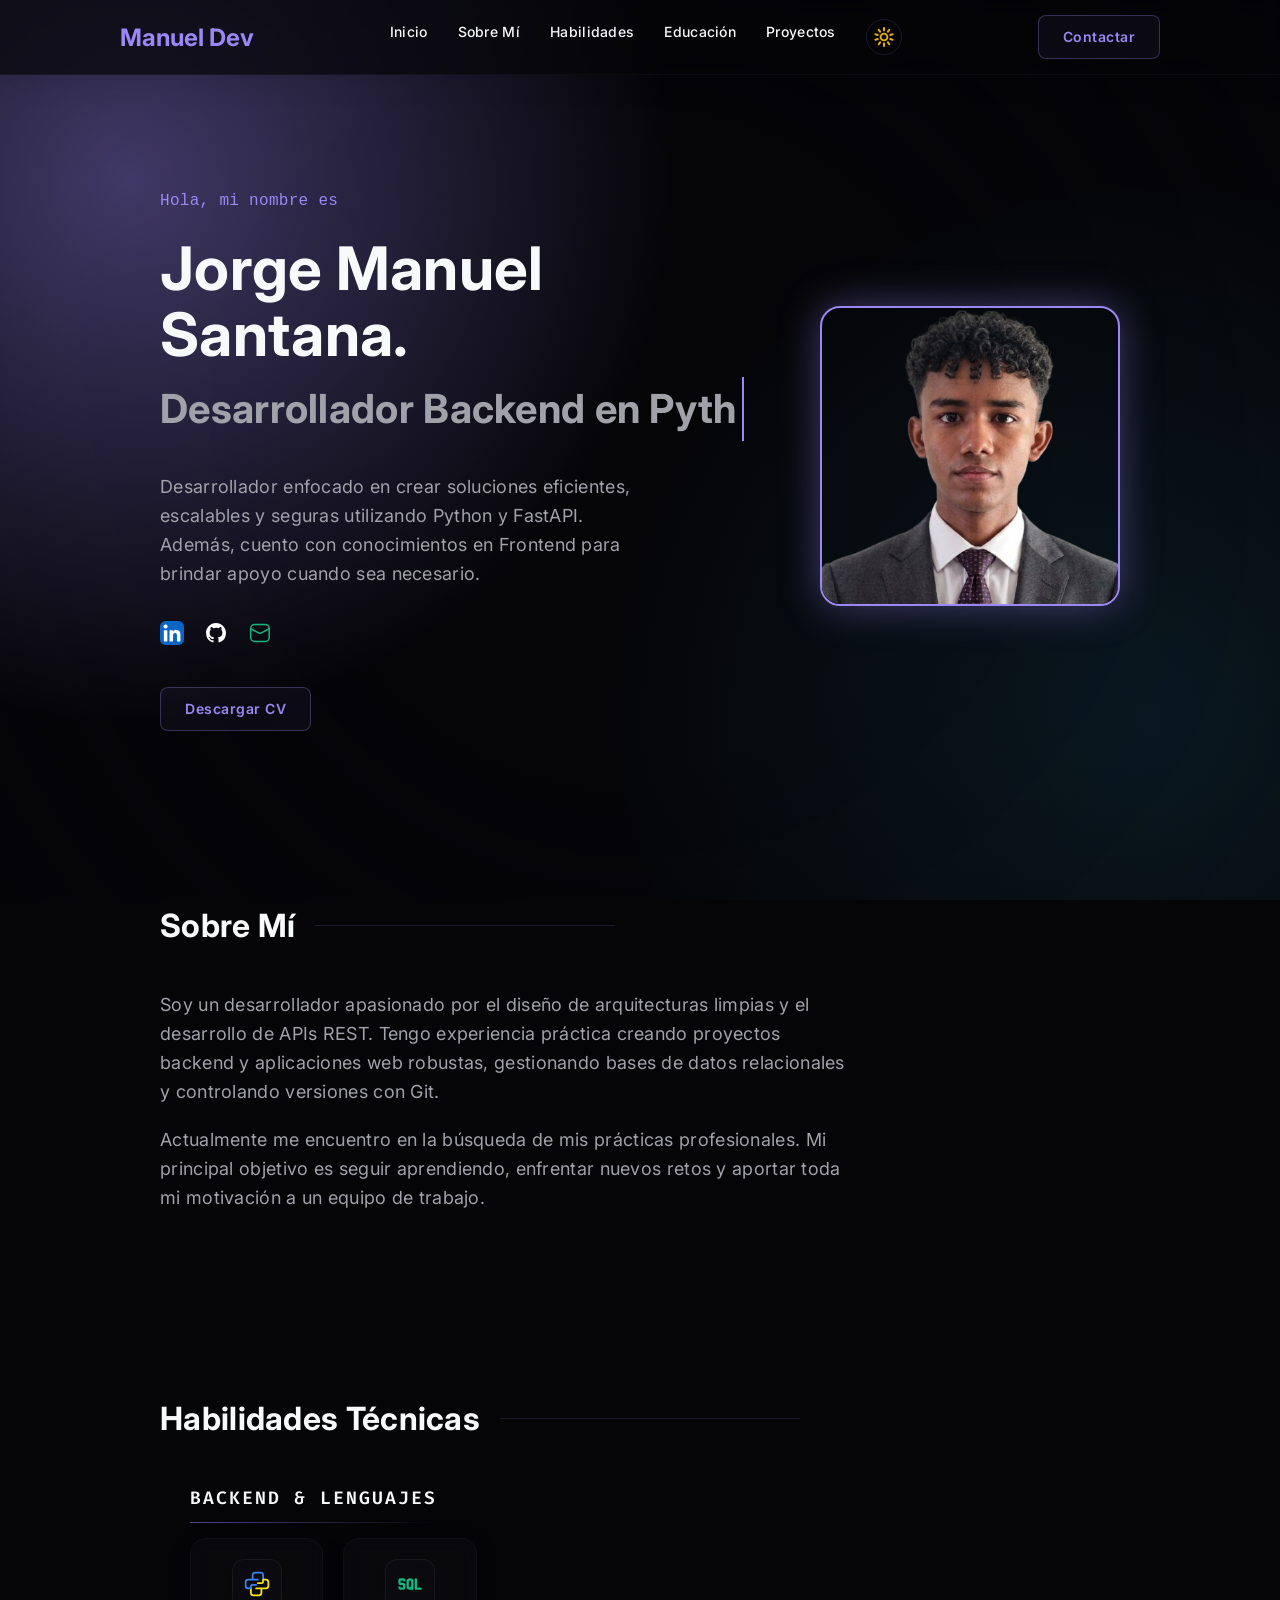
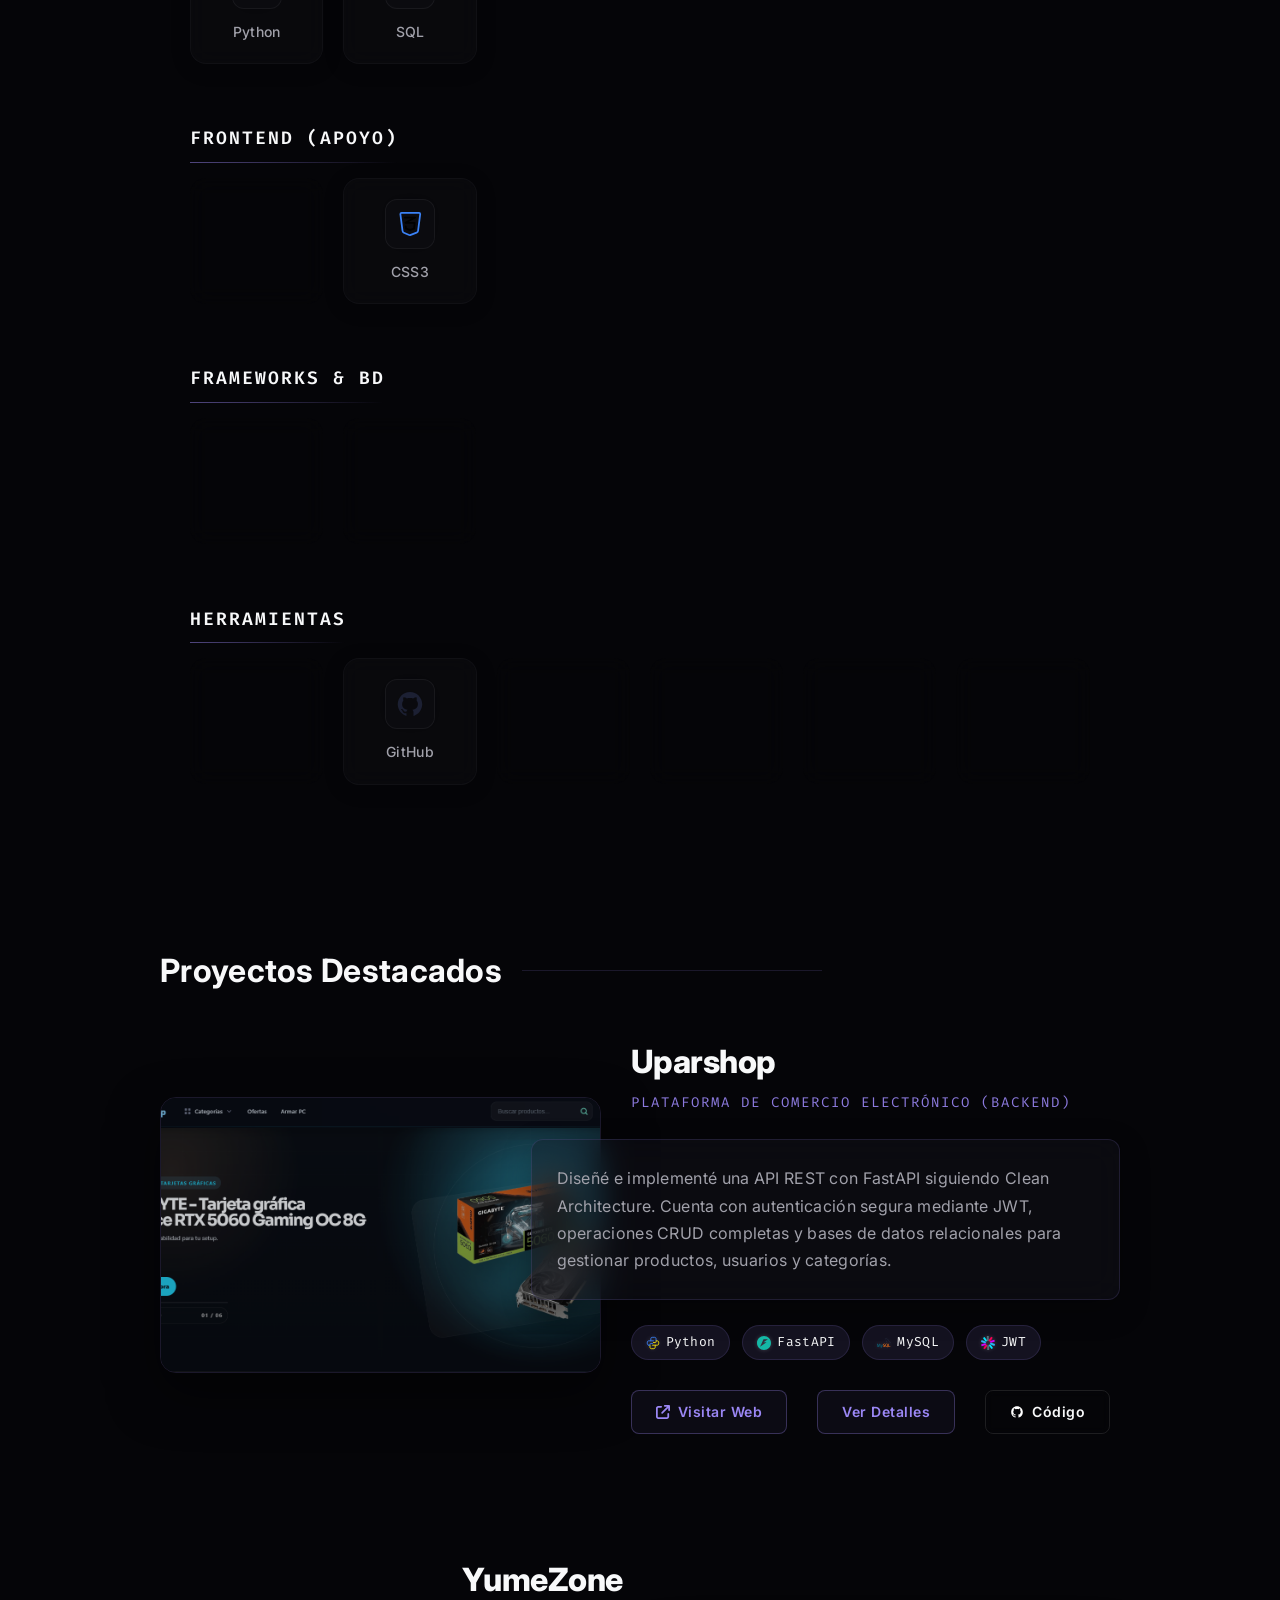
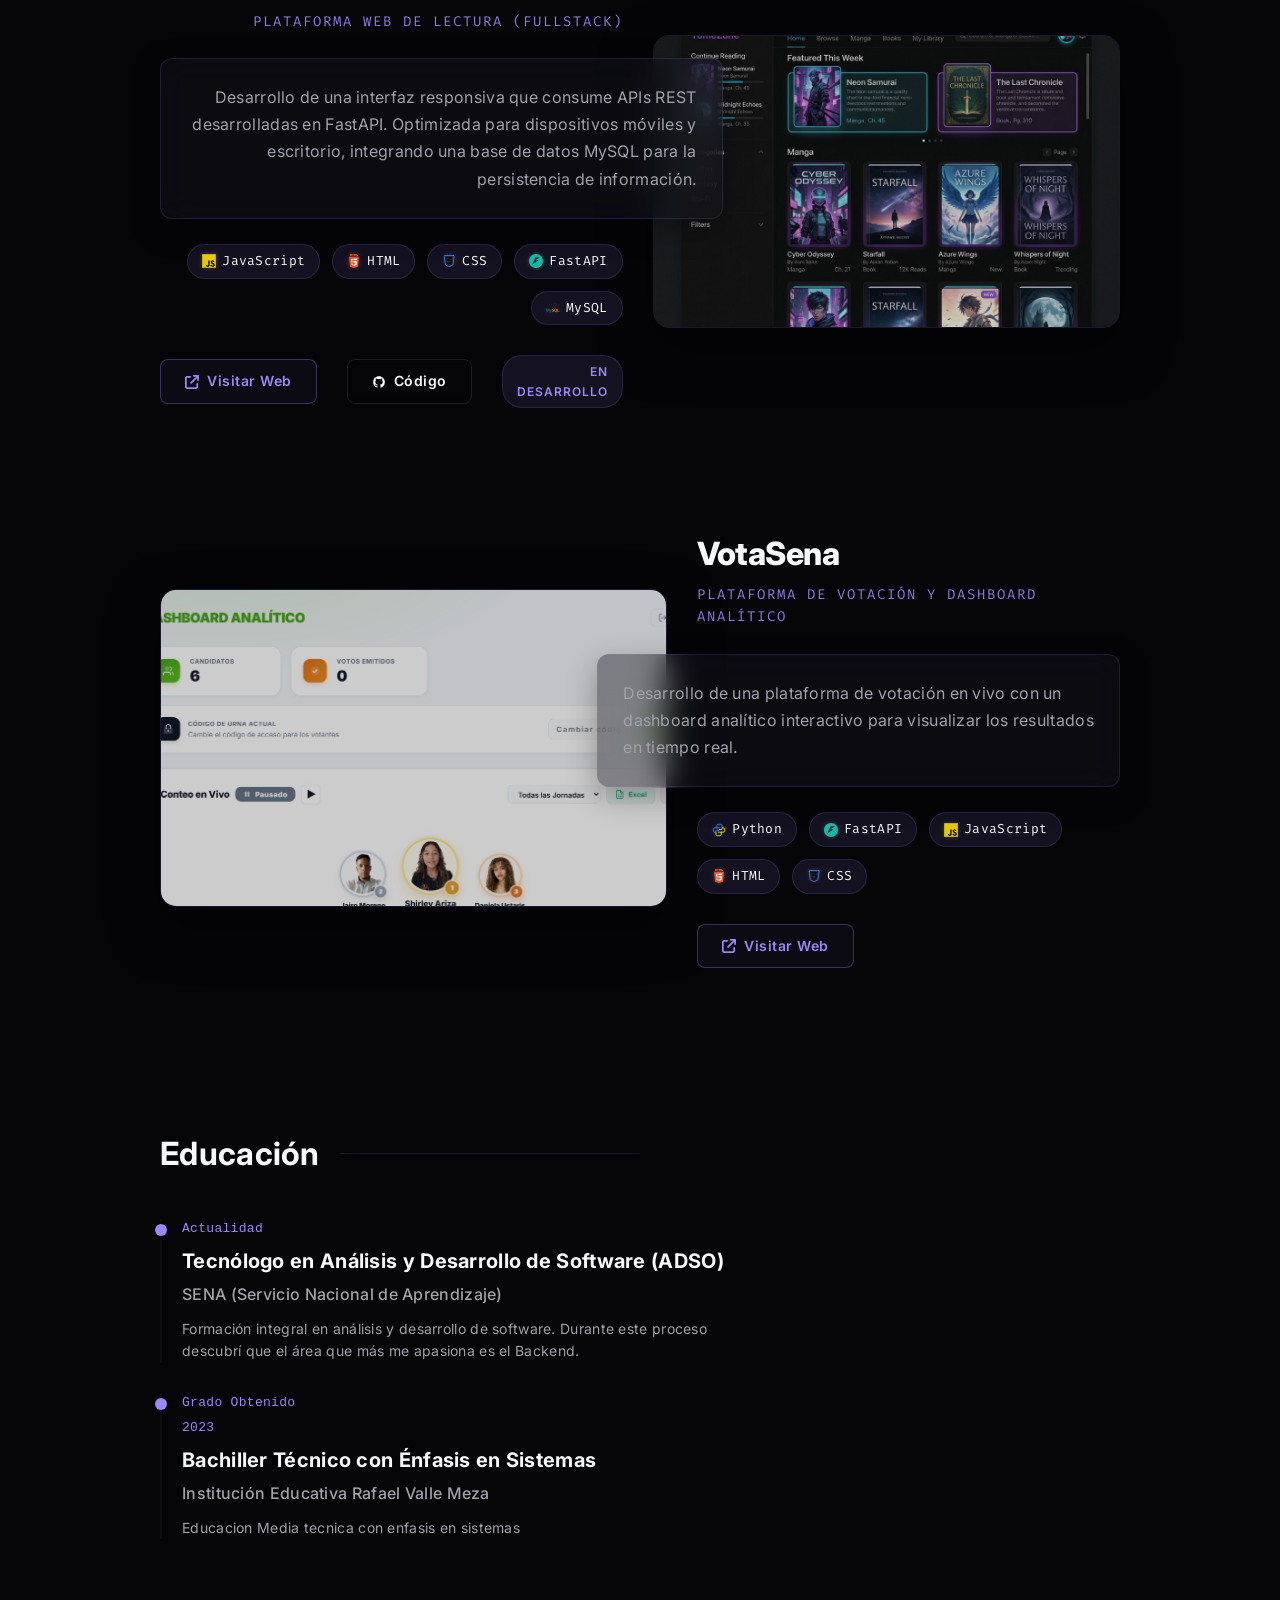
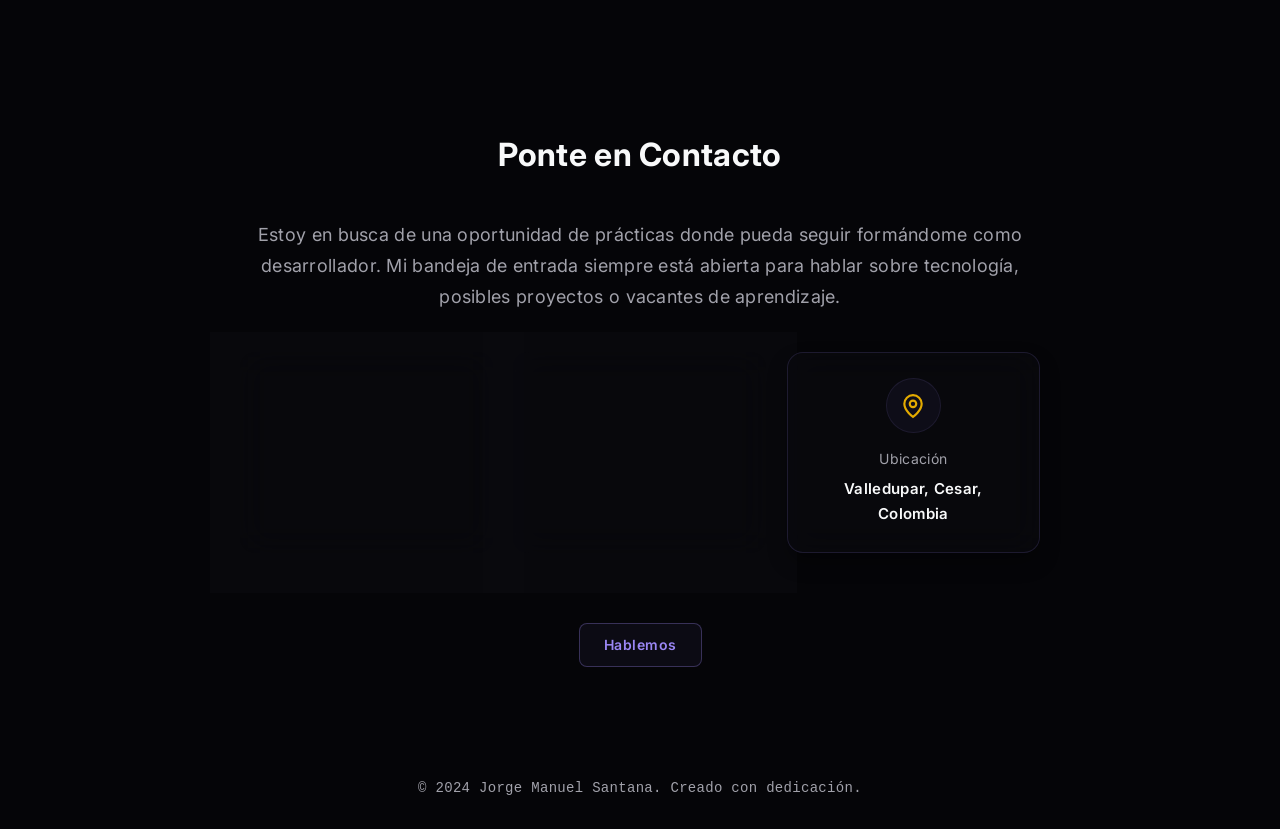
<file: index.html>
<!DOCTYPE html>
<html lang="es">
<!-- Intenté centrar un <div> una vez... por eso descubrí que me gusta más el Backend. ala vrg me voy para cocina mejor jaaaa -->

<head>
    <meta charset="UTF-8">
    <meta name="viewport" content="width=device-width, initial-scale=1.0">
    <title>Manuel Dev | Portafolio</title>

    <!-- Open Graph / Redes Sociales -->
    <meta property="og:type" content="website">
    <meta property="og:url" content="https://manueldev.tech/">
    <meta property="og:title" content="Manuel Dev | Desarrollador Backend en Python">
    <meta property="og:description"
        content="Portafolio de Jorge Manuel Santana, Desarrollador Backend en Python, con conocimientos en Frontend para apoyar.">
    <meta property="og:image" content="https://manueldev.tech/img/photo/perfil.png">

    <!-- Twitter -->
    <meta name="twitter:card" content="summary_large_image">
    <meta name="twitter:url" content="https://manueldev.tech/">
    <meta name="twitter:title" content="Manuel Dev | Desarrollador Backend en Python">
    <meta name="twitter:description"
        content="Portafolio de Jorge Manuel Santana, Desarrollador Backend en Python, con conocimientos en Frontend para apoyar.">
    <meta name="twitter:image" content="https://manueldev.tech/img/photo/perfil.png">
    <link rel="icon" type="image/png" href="img/icon/favicon.png">
    <link rel="preconnect" href="https://fonts.googleapis.com">
    <link rel="preconnect" href="https://fonts.gstatic.com" crossorigin>
    <link
        href="https://fonts.googleapis.com/css2?family=Inter:wght@300;400;500;600;700;800&family=Outfit:wght@300;400;500;700;800&family=Fira+Code:wght@400;500&display=swap"
        rel="stylesheet">
    <link rel="stylesheet" href="css/base.css">
    <link rel="stylesheet" href="css/layout.css">
    <link rel="stylesheet" href="css/components.css">
    <link rel="stylesheet" href="css/responsive.css">
    <script>
        if (localStorage.getItem('theme') === 'light') {
            document.documentElement.classList.add('light-mode');
        }
    </script>
</head>

<body>
    <div class="background-effect"></div>
    <div id="navbar-placeholder" data-path=""></div>

    <main>
        <!-- Hero Section -->
        <section class="hero" id="home">
            <div class="hero-content hidden">
                <p class="greeting">Hola, mi nombre es</p>
                <h2 class="name">Jorge Manuel Santana.</h2>
                <h3 class="subtitle typewriter-target" data-text="Desarrollador Backend en Python">Desarrollador Backend
                    en Python</h3>
                <p class="hero-description">
                    Desarrollador enfocado en crear soluciones eficientes, escalables y seguras utilizando Python y
                    FastAPI.
                    Además, cuento con conocimientos en Frontend para brindar apoyo cuando sea necesario.
                </p>
                <div class="social-links">
                    <a href="https://www.linkedin.com/in/jorge-manuel-santana-blanco-90a41a412" target="_blank"><img
                            src="img/icon/dark/linkedin.svg" alt="LinkedIn" class="social-icon"></a>
                    <a href="https://github.com/joker627" target="_blank"><img src="img/icon/dark/github.svg"
                            alt="GitHub" class="social-icon"></a>
                    <a href="mailto:manuel7xs@gmail.com"><img src="img/icon/dark/envelope.svg" alt="Email"
                            class="social-icon"></a>
                </div>
                <div class="cv-download" style="margin-top: 30px;">
                    <a href="docs/CV.pdf" download class="btn-primary">Descargar CV</a>
                </div>
            </div>
            <div class="hero-image hidden">
                <img src="img/photo/perfil.png" alt="Jorge Manuel Santana" class="profile-photo" loading="lazy">
            </div>
        </section>

        <!-- Sobre Mí Section -->
        <section id="about-me" class="section">
            <h2 class="section-title hidden">Sobre Mí</h2>
            <div class="about-content hidden">
                <p>
                    Soy un desarrollador apasionado por el diseño de arquitecturas limpias y el desarrollo de APIs REST.
                    Tengo experiencia práctica creando proyectos backend y aplicaciones web robustas, gestionando bases
                    de datos relacionales y controlando versiones con Git.
                </p>
                <p>
                    Actualmente me encuentro en la búsqueda de mis prácticas profesionales. Mi principal objetivo es
                    seguir aprendiendo, enfrentar nuevos retos y aportar toda mi motivación a un equipo de trabajo.
                </p>
            </div>
        </section>

        <!-- Habilidades Section -->
        <section id="skills" class="section">
            <div class="section-header">
                <h2 class="section-title hidden">Habilidades Técnicas</h2>
            </div>

            <div class="skills-showcase">
                <!-- Backend & Lenguajes -->
                <div class="skill-category hidden">
                    <h3 class="category-title">Backend & Lenguajes</h3>
                    <div class="skill-grid">
                        <div class="skill-item">
                            <div class="skill-icon-wrapper"><img src="img/technologies/python.svg" alt="Python"></div>
                            <span class="skill-name">Python</span>
                        </div>
                        <div class="skill-item">
                            <div class="skill-icon-wrapper"><img src="img/technologies/sql.svg" alt="SQL"></div>
                            <span class="skill-name">SQL</span>
                        </div>
                    </div>
                </div>

                <!-- Frontend -->
                <div class="skill-category hidden">
                    <h3 class="category-title">Frontend (Apoyo)</h3>
                    <div class="skill-grid">
                        <div class="skill-item">
                            <div class="skill-icon-wrapper"><img src="img/technologies/html.svg" alt="HTML5"></div>
                            <span class="skill-name">HTML5</span>
                        </div>
                        <div class="skill-item">
                            <div class="skill-icon-wrapper"><img src="img/technologies/css3.svg" alt="CSS3"></div>
                            <span class="skill-name">CSS3</span>
                        </div>
                    </div>
                </div>

                <!-- Frameworks & BD -->
                <div class="skill-category hidden">
                    <h3 class="category-title">Frameworks & BD</h3>
                    <div class="skill-grid">
                        <div class="skill-item">
                            <div class="skill-icon-wrapper"><img src="img/technologies/fastapi.svg" alt="FastAPI"></div>
                            <span class="skill-name">FastAPI</span>
                        </div>
                        <div class="skill-item">
                            <div class="skill-icon-wrapper"><img src="img/technologies/mysql.svg" alt="MySQL"></div>
                            <span class="skill-name">MySQL</span>
                        </div>
                    </div>
                </div>

                <!-- Herramientas -->
                <div class="skill-category hidden">
                    <h3 class="category-title">Herramientas</h3>
                    <div class="skill-grid">
                        <div class="skill-item">
                            <div class="skill-icon-wrapper"><img src="img/technologies/git.svg" alt="Git"></div>
                            <span class="skill-name">Git</span>
                        </div>
                        <div class="skill-item">
                            <div class="skill-icon-wrapper"><img src="img/technologies/github.svg" alt="GitHub"></div>
                            <span class="skill-name">GitHub</span>
                        </div>
                        <div class="skill-item">
                            <div class="skill-icon-wrapper"><img src="img/technologies/postman.svg" alt="Postman"></div>
                            <span class="skill-name">Postman</span>
                        </div>
                        <div class="skill-item">
                            <div class="skill-icon-wrapper"><img src="img/technologies/vscode.svg" alt="VS Code"></div>
                            <span class="skill-name">VS Code</span>
                        </div>
                        <div class="skill-item">
                            <div class="skill-icon-wrapper"><img src="img/technologies/vercel.svg" alt="Vercel"></div>
                            <span class="skill-name">Vercel</span>
                        </div>
                        <div class="skill-item">
                            <div class="skill-icon-wrapper"><img src="img/technologies/figma.svg" alt="Figma"></div>
                            <span class="skill-name">Figma</span>
                        </div>
                    </div>
                </div>
            </div>
        </section>

        <!-- Proyectos Section -->
        <section id="projects" class="section">
            <h2 class="section-title hidden">Proyectos Destacados</h2>
            <div class="projects-showcase">
                <!-- Proyecto 1 -->
                <article class="project-showcase-card hidden">
                    <div class="project-image-wrapper">
                        <img src="img/proyectos/uparshop.png" alt="Vista previa de Uparshop" class="project-image">
                    </div>
                    <div class="project-content">
                        <h3>Uparshop</h3>
                        <p class="project-subtitle">Plataforma de Comercio Electrónico (Backend)</p>
                        <div class="project-desc-card">
                            <p>
                                Diseñé e implementé una API REST con FastAPI siguiendo Clean Architecture. Cuenta con
                                autenticación segura mediante JWT, operaciones CRUD completas y bases de datos
                                relacionales
                                para gestionar productos, usuarios y categorías.
                            </p>
                        </div>
                        <div class="project-tech">
                            <span><img src="img/technologies/python.svg" class="tech-icon" alt="Python">Python</span>
                            <span><img src="img/technologies/fastapi.svg" class="tech-icon" alt="FastAPI">FastAPI</span>
                            <span><img src="img/technologies/mysql.svg" class="tech-icon" alt="MySQL">MySQL</span>
                            <span><img src="img/technologies/jwt.svg" class="tech-icon" alt="JWT">JWT</span>
                        </div>
                        <div class="project-links">
                            <a href="https://uparshop.page/" target="_blank" class="btn-primary btn-small"><img
                                    src="img/icon/dark/external-link.svg" alt="Visitar Web" class="project-icon">
                                Visitar Web</a>
                            <a href="pages/uparshop.html" class="btn-primary btn-small">Ver Detalles</a>
                            <a href="https://github.com/joker627/Uparshop" target="_blank"
                                class="btn-primary btn-secondary btn-small"><img src="img/icon/dark/github.svg"
                                    alt="Código" class="project-icon"> Código</a>
                        </div>
                    </div>
                </article>

                <!-- Proyecto 2 -->
                <article class="project-showcase-card reversed hidden">
                    <div class="project-content">
                        <h3>YumeZone</h3>
                        <p class="project-subtitle">Plataforma Web de Lectura (Fullstack)</p>
                        <div class="project-desc-card">
                            <p>
                                Desarrollo de una interfaz responsiva que consume APIs REST desarrolladas en FastAPI.
                                Optimizada para dispositivos móviles y escritorio, integrando una base de datos MySQL
                                para
                                la persistencia de información.
                            </p>
                        </div>
                        <div class="project-tech">
                            <span><img src="img/technologies/javascript.svg" class="tech-icon" alt="JavaScript">JavaScript</span>
                            <span><img src="img/technologies/html.svg" class="tech-icon" alt="HTML">HTML</span>
                            <span><img src="img/technologies/css3.svg" class="tech-icon" alt="CSS">CSS</span>
                            <span><img src="img/technologies/fastapi.svg" class="tech-icon" alt="FastAPI">FastAPI</span>
                            <span><img src="img/technologies/mysql.svg" class="tech-icon" alt="MySQL">MySQL</span>
                        </div>
                        <div class="project-links">
                            <a href="https://yumezone.pages.dev/" target="_blank" class="btn-primary btn-small"><img
                                    src="img/icon/dark/external-link.svg" alt="Visitar Web" class="project-icon">
                                Visitar Web</a>
                            <a href="https://github.com/joker627/YumeZone" target="_blank"
                                class="btn-primary btn-secondary btn-small"><img src="img/icon/dark/github.svg"
                                    alt="Código" class="project-icon"> Código</a>
                            <span class="status-badge">En desarrollo</span>
                        </div>
                    </div>
                    <div class="project-image-wrapper">
                        <img src="img/proyectos/yumezone.png" alt="Vista previa de YumeZone" class="project-image">
                    </div>
                </article>

                <!-- Proyecto 3 -->
                <article class="project-showcase-card hidden">
                    <div class="project-image-wrapper">
                        <img src="img/proyectos/votasena.png" alt="Vista previa de VotaSena" class="project-image">
                    </div>
                    <div class="project-content">
                        <h3>VotaSena</h3>
                        <p class="project-subtitle">Plataforma de Votación y Dashboard Analítico</p>
                        <div class="project-desc-card">
                            <p>
                                Desarrollo de una plataforma de votación en vivo con un dashboard analítico interactivo
                                para visualizar los resultados en tiempo real.
                            </p>
                        </div>
                        <div class="project-tech">
                            <span><img src="img/technologies/python.svg" class="tech-icon" alt="Python">Python</span>
                            <span><img src="img/technologies/fastapi.svg" class="tech-icon" alt="FastAPI">FastAPI</span>
                            <span><img src="img/technologies/javascript.svg" class="tech-icon" alt="JavaScript">JavaScript</span>
                            <span><img src="img/technologies/html.svg" class="tech-icon" alt="HTML">HTML</span>
                            <span><img src="img/technologies/css3.svg" class="tech-icon" alt="CSS">CSS</span>
                        </div>
                        <div class="project-links">
                            <a href="https://votasena.pages.dev/" target="_blank" class="btn-primary btn-small"><img
                                    src="img/icon/dark/external-link.svg" alt="Visitar Web" class="project-icon">
                                Visitar Web</a>
                        </div>
                    </div>
                </article>
            </div>
        </section>

        <!-- Educación Section -->
        <section id="education" class="section">
            <h2 class="section-title hidden">Educación</h2>
            <div class="education-timeline">
                <div class="edu-item hidden">
                    <div class="edu-date">Actualidad</div>
                    <h3>Tecnólogo en Análisis y Desarrollo de Software (ADSO)</h3>
                    <p class="edu-inst">SENA (Servicio Nacional de Aprendizaje)</p>
                    <p class="edu-desc">Formación integral en análisis y desarrollo de software. Durante este proceso
                        descubrí que el área que más me apasiona es el Backend.</p>
                </div>
                <div class="edu-item hidden">
                    <div class="edu-date">Grado Obtenido</div>
                    <div class="edu-date">2023</div>
                    <h3>Bachiller Técnico con Énfasis en Sistemas</h3>
                    <p class="edu-inst">Institución Educativa Rafael Valle Meza</p>
                    <p class="edu-desc">Educacion Media tecnica con enfasis en sistemas</p>
                </div>
            </div>
        </section>

        <!-- Contacto Section -->
        <section id="contact" class="section contact-section hidden">
            <h2 class="section-title">Ponte en Contacto</h2>
            <p class="contact-desc">Estoy en busca de una oportunidad de prácticas donde pueda seguir formándome como
                desarrollador. Mi bandeja de entrada siempre está abierta para hablar sobre tecnología, posibles
                proyectos o vacantes de aprendizaje.</p>

            <div class="contact-grid">
                <!-- Email -->
                <a href="mailto:manuel7xs@gmail.com" class="contact-card">
                    <div class="contact-card-icon">
                        <img src="img/icon/dark/envelope.svg" alt="Email" class="contact-icon">
                    </div>
                    <div class="contact-card-info">
                        <span class="contact-label">Email</span>
                        <span class="contact-value">manuel7xs@gmail.com</span>
                    </div>
                </a>

                <!-- WhatsApp -->
                <a href="https://wa.me/573122123153" target="_blank" class="contact-card">
                    <div class="contact-card-icon">
                        <img src="img/icon/dark/whatsapp.svg" alt="WhatsApp" class="contact-icon">
                    </div>
                    <div class="contact-card-info">
                        <span class="contact-label">WhatsApp</span>
                        <span class="contact-value">+57 312 212 3153</span>
                    </div>
                </a>

                <!-- Ubicación -->
                <div class="contact-card">
                    <div class="contact-card-icon">
                        <img src="img/icon/dark/map-marker.svg" alt="Ubicación" class="contact-icon">
                    </div>
                    <div class="contact-card-info">
                        <span class="contact-label">Ubicación</span>
                        <span class="contact-value">Valledupar, Cesar, Colombia</span>
                    </div>
                </div>
            </div>
            <a href="mailto:manuel7xs@gmail.com" class="btn-primary mt-30">Hablemos</a>
        </section>
    </main>

    <div id="footer-placeholder"></div>

    <script type="module" src="js/script.js"></script>
</body>

</html>
</file>
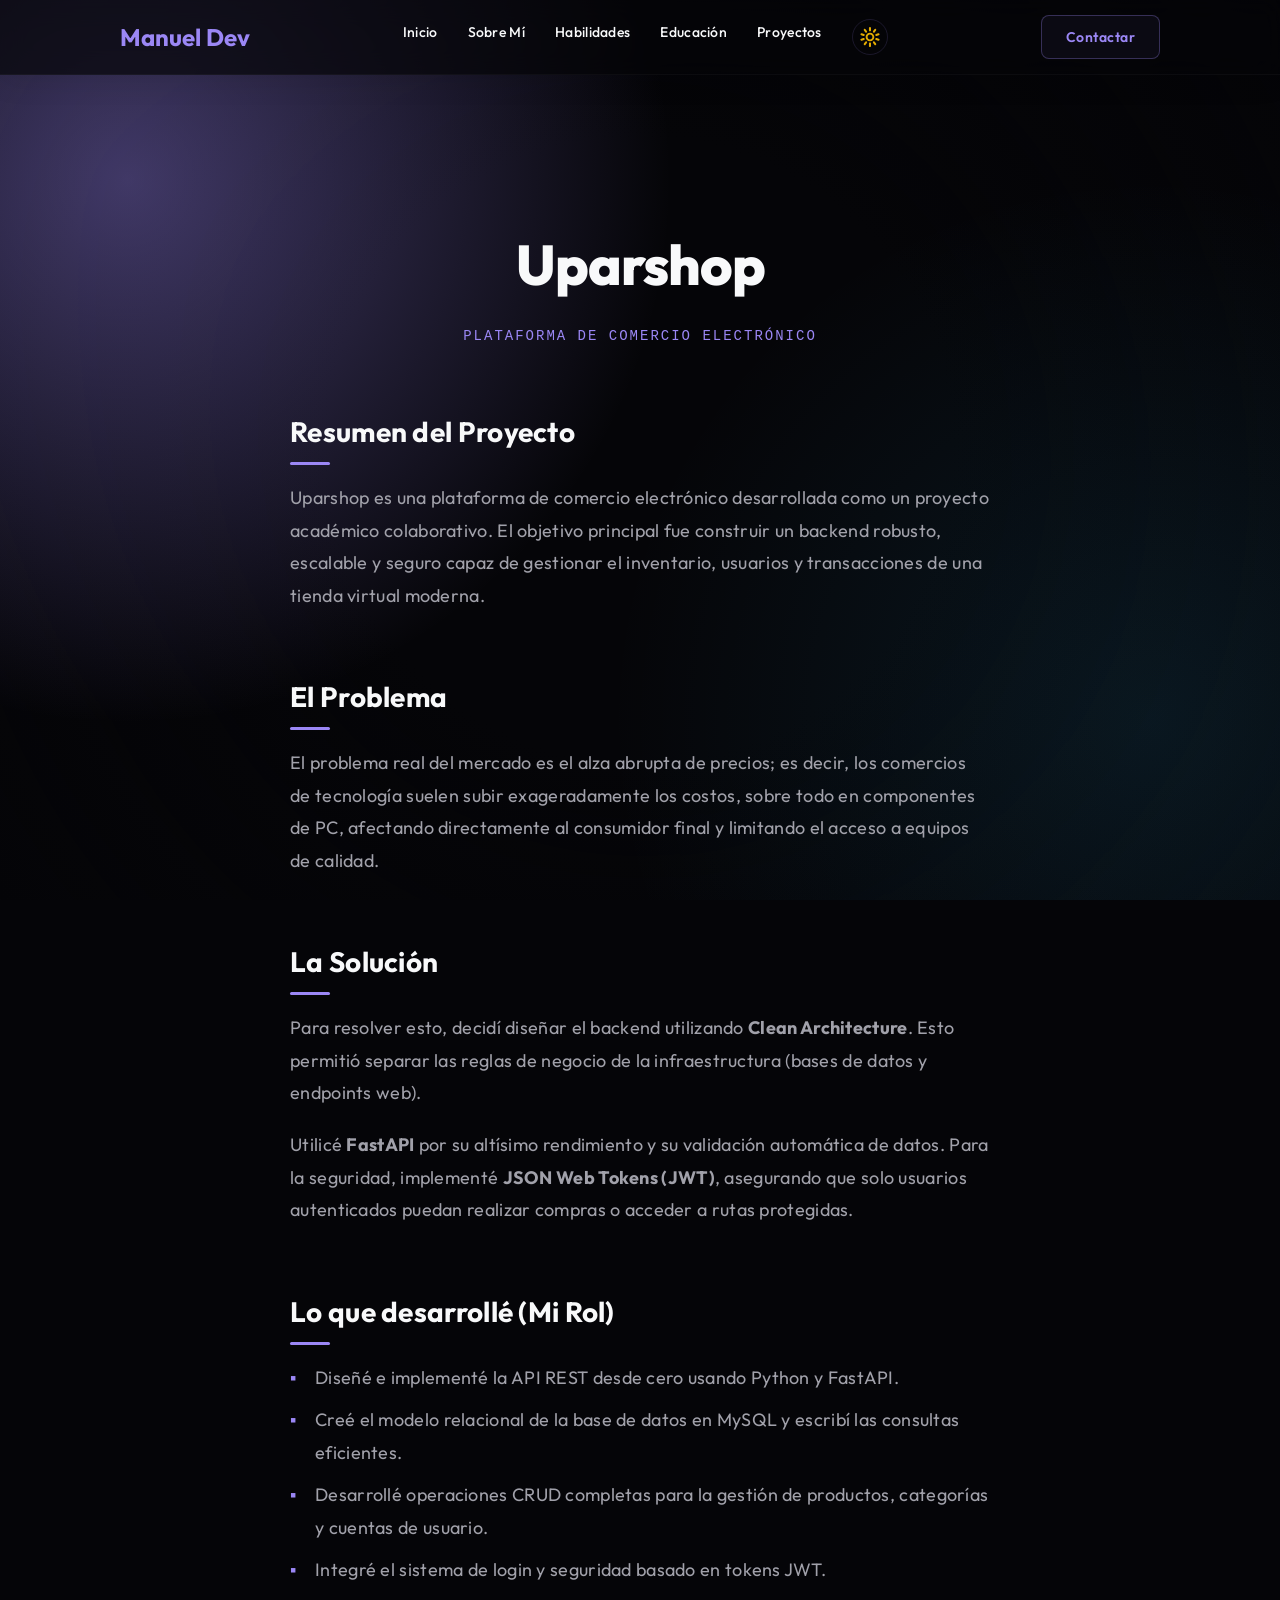
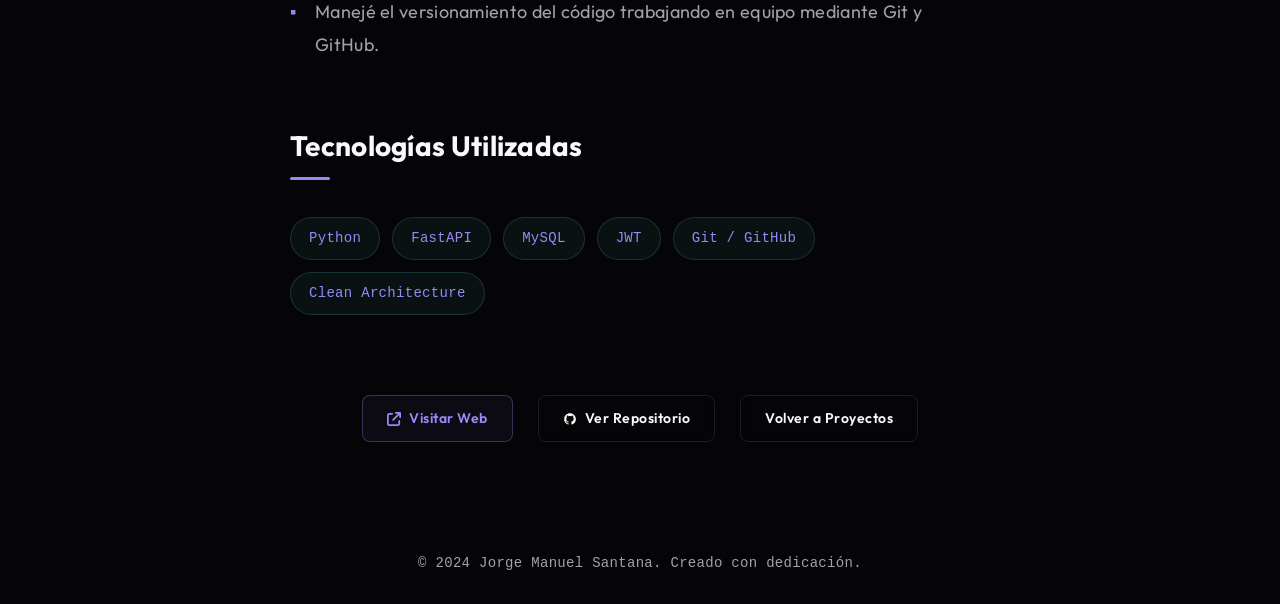
<file: pages/uparshop.html>
<!DOCTYPE html>
<html lang="es">

<head>
    <meta charset="UTF-8">
    <meta name="viewport" content="width=device-width, initial-scale=1.0">
    <title>Uparshop | Detalles del Proyecto</title>
    <link rel="icon" type="image/png" href="../img/icon/favicon.png?v=3">
    <link rel="preconnect" href="https://fonts.googleapis.com">
    <link rel="preconnect" href="https://fonts.gstatic.com" crossorigin>
    <link
        href="https://fonts.googleapis.com/css2?family=Outfit:wght@300;400;500;700;800&family=Fira+Code:wght@400;500&display=swap"
        rel="stylesheet">
    <link rel="stylesheet" href="../css/base.css">
    <link rel="stylesheet" href="../css/layout.css">
    <link rel="stylesheet" href="../css/components.css">
    <link rel="stylesheet" href="../css/responsive.css">
    <script>
        if (localStorage.getItem('theme') === 'light') {
            document.documentElement.classList.add('light-mode');
        }
    </script>
</head>

<body>
    <div class="background-effect"></div>
    <div id="navbar-placeholder"></div>

    <main>
        <section class="project-detail-header">
            <h2>Uparshop</h2>
            <div class="subtitle">Plataforma de Comercio Electrónico</div>
        </section>

        <section class="project-body">

            <div class="project-section">
                <h3>Resumen del Proyecto</h3>
                <p>Uparshop es una plataforma de comercio electrónico desarrollada como un proyecto académico
                    colaborativo. El objetivo principal fue construir un backend robusto, escalable y seguro capaz de
                    gestionar el inventario, usuarios y transacciones de una tienda virtual moderna.</p>
            </div>

            <div class="project-section">
                <h3>El Problema</h3>
                <p>El problema real del mercado es el alza abrupta de precios; es decir, los comercios de tecnología
                    suelen subir exageradamente los costos, sobre todo en componentes de PC, afectando directamente al
                    consumidor final y limitando el acceso a equipos de calidad.</p>
            </div>

            <div class="project-section">
                <h3>La Solución</h3>
                <p>Para resolver esto, decidí diseñar el backend utilizando <strong>Clean Architecture</strong>. Esto
                    permitió separar las reglas de negocio de la infraestructura (bases de datos y endpoints web).</p>
                <p>Utilicé <strong>FastAPI</strong> por su altísimo rendimiento y su validación automática de datos.
                    Para la seguridad, implementé <strong>JSON Web Tokens (JWT)</strong>, asegurando que solo usuarios
                    autenticados puedan realizar compras o acceder a rutas protegidas.</p>
            </div>

            <div class="project-section">
                <h3>Lo que desarrollé (Mi Rol)</h3>
                <ul>
                    <li style="margin-bottom: 10px;">Diseñé e implementé la API REST desde cero usando Python y FastAPI.
                    </li>
                    <li style="margin-bottom: 10px;">Creé el modelo relacional de la base de datos en MySQL y escribí
                        las consultas eficientes.</li>
                    <li style="margin-bottom: 10px;">Desarrollé operaciones CRUD completas para la gestión de productos,
                        categorías y cuentas de usuario.</li>
                    <li style="margin-bottom: 10px;">Integré el sistema de login y seguridad basado en tokens JWT.</li>
                    <li style="margin-bottom: 10px;">Manejé el versionamiento del código trabajando en equipo mediante
                        Git y GitHub.</li>
                </ul>
            </div>

            <div class="project-section">
                <h3>Tecnologías Utilizadas</h3>
                <div class="project-tech-list">
                    <span>Python</span>
                    <span>FastAPI</span>
                    <span>MySQL</span>
                    <span>JWT</span>
                    <span>Git / GitHub</span>
                    <span>Clean Architecture</span>
                </div>
            </div>

            <div class="action-buttons">
                <a href="https://uparshop.page/" target="_blank" class="btn-primary">
                    <img src="../img/icon/dark/external-link.svg" alt="Visitar Web" class="project-icon"> Visitar Web
                </a>
                <a href="https://github.com/joker627/Uparshop" target="_blank" class="btn-primary btn-secondary">
                    <img src="../img/icon/dark/github.svg" alt="Repositorio" class="project-icon"> Ver Repositorio
                </a>
                <a href="../index.html#projects" class="btn-primary btn-secondary">
                    Volver a Proyectos
                </a>
            </div>
        </section>
    </main>

    <div id="footer-placeholder"></div>

    <script type="module" src="../js/script.js"></script>
</body>

</html>
</file>
<file: css/base.css>
﻿:root {
    --bg-main: #050508;
    --bg-secondary: #0a0a10;
    --bg-card: rgba(20, 20, 30, 0.4);
    --text-primary: #f8f9fa;
    --text-secondary: #a1a1aa;
    --accent: #9b87f5;
    --accent-glow: rgba(155, 135, 245, 0.4);
    --font-sans: 'Inter', 'Outfit', 'Segoe UI', Roboto, Helvetica, sans-serif;
    --font-mono: 'Fira Code', monospace;
    --border-color: rgba(155, 135, 245, 0.15);
    --bg-header: rgba(5, 5, 8, 0.7);
    --bg-card-solid: #0f0f15;
    --bg-gradient-end: rgba(20, 20, 30, 0.4);
}

:root.light-mode {
    --bg-main: #f8f9fa;
    --bg-secondary: #f0f0f4;
    --bg-card: rgba(255, 255, 255, 0.7);
    --bg-card-solid: #ffffff;
    --text-primary: #18181b;
    --text-secondary: #52525b;
    --accent: #7c3aed;
    --accent-glow: rgba(124, 58, 237, 0.2);
    --border-color: rgba(124, 58, 237, 0.15);
    --bg-header: rgba(248, 249, 250, 0.8);
    --bg-gradient-end: rgba(230, 230, 240, 0.6);
}

* {
    margin: 0;
    padding: 0;
    box-sizing: border-box;
}

html {
    scroll-behavior: smooth;
    scroll-padding-top: 100px;
}

body {
    font-family: var(--font-sans);
    background-color: var(--bg-main);
    color: var(--text-primary);
    line-height: 1.6;
    transition: background-color 0.5s ease, color 0.5s ease;
    overflow-x: hidden;
    letter-spacing: 0.3px;
}



.btn-primary {
    display: inline-block;
    background: transparent;
    color: var(--accent);
    border: 1px solid var(--accent);
    padding: 10px 20px;
    border-radius: 4px;
    text-decoration: none;
    font-weight: bold;
    transition: all 0.3s ease;
}

.btn-primary:hover {
    background: rgba(100, 255, 218, 0.1);
}

.btn-small {
    padding: 6px 14px;
    font-size: 13px;
    margin-right: 10px;
}

.btn-secondary {
    background: rgba(255, 255, 255, 0.05);
    color: var(--text-primary) !important;
    border-color: rgba(255, 255, 255, 0.1) !important;
    backdrop-filter: blur(5px);
}

.btn-secondary:hover {
    background: rgba(255, 255, 255, 0.1);
    border-color: var(--text-primary) !important;
}

.mt-30 {
    margin-top: 30px;
}

.nav-active {
    color: var(--accent) !important;
}

/* Animations */
.hidden {
    opacity: 0;
    transform: translateY(30px);
    transition: opacity 0.8s ease-out, transform 0.8s ease-out;
}

.show {
    opacity: 1;
    transform: translateY(0);
}

.typewriter-target {
    border-right: 2px solid var(--accent);
    white-space: nowrap;
    overflow: hidden;
    display: inline-block;
    padding-right: 5px;
    animation: blinkCursor 0.75s step-end infinite;
}

@keyframes blinkCursor {

    from,
    to {
        border-color: transparent
    }

    50% {
        border-color: var(--accent);
    }
}
</file>
<file: css/layout.css>
.background-effect {
    position: fixed;
    top: 0;
    left: 0;
    width: 100vw;
    height: 100vh;
    z-index: -1;
    background: radial-gradient(circle at 10% 20%, var(--accent-glow), transparent 40%),
        radial-gradient(circle at 90% 80%, rgba(56, 189, 248, 0.1), transparent 40%),
        radial-gradient(circle at 50% 50%, rgba(5, 5, 8, 1) 40%, transparent 100%);
    pointer-events: none;
    transition: background 0.8s ease;
}

:root.light-mode .background-effect {
    background: radial-gradient(circle at 10% 20%, rgba(212, 175, 55, 0.15), transparent 40%),
        radial-gradient(circle at 90% 80%, rgba(139, 92, 246, 0.08), transparent 40%);
}

:root.light-mode .project-card,
:root.light-mode .skill-card {
    position: relative;
    border: 1px solid var(--border-color);
    box-shadow: 0 4px 15px rgba(0, 0, 0, 0.03);
    transition: all 0.3s ease;
}

:root.light-mode .project-card:hover,
:root.light-mode .skill-card:hover {
    border-color: #111111;
    box-shadow: 0 8px 25px rgba(0, 0, 0, 0.08);
    transform: translateY(-5px);
}



/* Header & Nav */
header {
    background: var(--bg-header);
    backdrop-filter: blur(12px);
    -webkit-backdrop-filter: blur(12px);
    position: fixed;
    top: 0;
    width: 100%;
    z-index: 100;
    padding: 15px 0;
    box-shadow: 0 4px 30px rgba(0, 0, 0, 0.1);
    border-bottom: 1px solid rgba(255, 255, 255, 0.03);
}

.nav-container {
    max-width: 1100px;
    margin: 0 auto;
    display: flex;
    justify-content: space-between;
    align-items: center;
    padding: 0 30px;
    flex-wrap: wrap;
}

.mobile-menu-btn {
    display: none;
    background: none;
    border: none;
    color: var(--accent);
    cursor: pointer;
    z-index: 101;
}

.hamburger-icon {
    width: 28px;
    height: 28px;
    transition: all 0.3s ease;
}

.logo {
    color: var(--accent);
    font-size: 24px;
    font-weight: bold;
}

button.logo {
    background: none;
    border: none;
    cursor: pointer;
    font-family: inherit;
    padding: 0;
}

/* Icon Sizes */
.menu-icon,
.social-icon {
    width: 24px;
    height: 24px;
}

.project-icon {
    width: 14px;
    height: 14px;
    vertical-align: middle;
}

.contact-icon {
    width: 16px;
    height: 16px;
}

nav ul {
    list-style: none;
    display: flex;
    gap: 30px;
}

nav a {
    color: var(--text-primary);
    text-decoration: none;
    font-size: 14px;
    font-weight: 500;
    transition: color 0.3s;
}

nav a:hover {
    color: var(--accent);
}



:root {
    --bg-main: #050508;
    /* Deep space black */
    --bg-secondary: #0a0a10;
    --bg-card: rgba(20, 20, 30, 0.4);
    --text-primary: #f8f9fa;
    --text-secondary: #a1a1aa;
    --accent: #9b87f5;
    --accent-glow: rgba(155, 135, 245, 0.4);
    --font-sans: 'Inter', 'Outfit', 'Segoe UI', Roboto, Helvetica, sans-serif;
    --font-mono: 'Fira Code', monospace;
    --border-color: rgba(155, 135, 245, 0.15);
    --bg-header: rgba(5, 5, 8, 0.7);
    --bg-card-solid: #0f0f15;
    --bg-gradient-end: rgba(20, 20, 30, 0.4);
}

:root.light-mode {
    --bg-main: #f8f9fa;
    --bg-secondary: #f0f0f4;
    --bg-card: rgba(255, 255, 255, 0.7);
    --bg-card-solid: #ffffff;
    --text-primary: #18181b;
    --text-secondary: #52525b;
    --accent: #7c3aed;
    --accent-glow: rgba(124, 58, 237, 0.2);
    --border-color: rgba(124, 58, 237, 0.15);
    --bg-header: rgba(248, 249, 250, 0.8);
    --bg-gradient-end: rgba(230, 230, 240, 0.6);
}

* {
    margin: 0;
    padding: 0;
    box-sizing: border-box;
}

html {
    scroll-behavior: smooth;
    scroll-padding-top: 100px;
}

body {
    font-family: var(--font-sans);
    background-color: var(--bg-main);
    color: var(--text-primary);
    line-height: 1.6;
    transition: background-color 0.5s ease, color 0.5s ease;
    overflow-x: hidden;
    letter-spacing: 0.3px;
}

.background-effect {
    position: fixed;
    top: 0;
    left: 0;
    width: 100vw;
    height: 100vh;
    z-index: -1;
    background: radial-gradient(circle at 10% 20%, var(--accent-glow), transparent 40%),
        radial-gradient(circle at 90% 80%, rgba(56, 189, 248, 0.1), transparent 40%),
        radial-gradient(circle at 50% 50%, rgba(5, 5, 8, 1) 40%, transparent 100%);
    pointer-events: none;
    transition: background 0.8s ease;
}

:root.light-mode .background-effect {
    background: radial-gradient(circle at 10% 20%, rgba(212, 175, 55, 0.15), transparent 40%),
        radial-gradient(circle at 90% 80%, rgba(139, 92, 246, 0.08), transparent 40%);
}

:root.light-mode .project-card,
:root.light-mode .skill-card {
    position: relative;
    border: 1px solid var(--border-color);
    box-shadow: 0 4px 15px rgba(0, 0, 0, 0.03);
    transition: all 0.3s ease;
}

:root.light-mode .project-card:hover,
:root.light-mode .skill-card:hover {
    border-color: #111111;
    box-shadow: 0 8px 25px rgba(0, 0, 0, 0.08);
    transform: translateY(-5px);
}

/* Header & Nav */
header {
    background: var(--bg-header);
    backdrop-filter: blur(12px);
    -webkit-backdrop-filter: blur(12px);
    position: fixed;
    top: 0;
    width: 100%;
    z-index: 100;
    padding: 15px 0;
    box-shadow: 0 4px 30px rgba(0, 0, 0, 0.1);
    border-bottom: 1px solid rgba(255, 255, 255, 0.03);
}

.nav-container {
    max-width: 1100px;
    margin: 0 auto;
    display: flex;
    justify-content: space-between;
    align-items: center;
    padding: 0 30px;
    flex-wrap: wrap;
}

.mobile-menu-btn {
    display: none;
    background: none;
    border: none;
    color: var(--accent);
    cursor: pointer;
    z-index: 101;
}

.hamburger-icon {
    width: 28px;
    height: 28px;
    transition: all 0.3s ease;
}

.logo {
    color: var(--accent);
    font-size: 24px;
    font-weight: bold;
}

button.logo {
    background: none;
    border: none;
    cursor: pointer;
    font-family: inherit;
    padding: 0;
}

/* Icon Sizes */
.menu-icon,
.social-icon {
    width: 24px;
    height: 24px;
}

.project-icon {
    width: 14px;
    height: 14px;
    vertical-align: middle;
}

.contact-icon {
    width: 16px;
    height: 16px;
}

nav ul {
    list-style: none;
    display: flex;
    gap: 30px;
}

nav a {
    color: var(--text-primary);
    text-decoration: none;
    font-size: 14px;
    font-weight: 500;
    transition: color 0.3s;
}

nav a:hover {
    color: var(--accent);
}

.btn-primary {
    display: inline-block;
    background: transparent;
    color: var(--accent);
    border: 1px solid var(--accent);
    padding: 10px 20px;
    border-radius: 4px;
    text-decoration: none;
    font-weight: bold;
    transition: all 0.3s ease;
}

.btn-primary:hover {
    background: rgba(100, 255, 218, 0.1);
}



/* Theme Toggle */
.theme-li {
    display: flex;
    align-items: center;
}

.theme-btn {
    background: transparent;
    border: 1px solid var(--border-color);
    border-radius: 50%;
    width: 36px;
    height: 36px;
    display: flex;
    justify-content: center;
    align-items: center;
    cursor: pointer;
    transition: all 0.3s ease;
    color: var(--text-primary);
}

.theme-icon-svg {
    width: 18px;
    height: 18px;
    transition: all 0.3s ease;
}

.theme-btn:hover {
    background: rgba(100, 255, 218, 0.1);
    transform: rotate(15deg) scale(1.1);
}

:root.light-mode .theme-btn:hover {
    background: rgba(15, 118, 110, 0.1);
}
</file>
<file: css/components.css>
@import url('./components/globals.css');
@import url('./components/navbar.css');
@import url('./components/hero.css');
@import url('./components/about.css');
@import url('./components/skills.css');
@import url('./components/projects.css');
@import url('./components/education.css');
@import url('./components/contact.css');
@import url('./components/pages.css');
</file>
<file: css/responsive.css>
/* Media Queries       */
@media (max-width: 1024px) {
    main {
        padding-top: 120px;
    }
}

@media (max-width: 768px) {

    /* Navbar Hamburger Menu */
    .mobile-menu-btn {
        display: block;
        position: relative;
        z-index: 1000;
    }

    .main-nav {
        display: block;
        position: fixed;
        top: 0;
        right: 0;
        width: 250px;
        height: 100vh;
        background: rgba(5, 5, 8, 0.95);
        backdrop-filter: blur(15px);
        -webkit-backdrop-filter: blur(15px);
        padding-top: 80px;
        transform: translateX(100%);
        transition: transform 0.4s cubic-bezier(0.23, 1, 0.32, 1);
        margin-top: 0;
        box-shadow: -5px 0 25px rgba(0, 0, 0, 0.5);
        z-index: 999;
    }

    :root.light-mode .main-nav {
        background: rgba(248, 250, 252, 0.95);
    }

    .main-nav.active {
        transform: translateX(0);
    }

    .main-nav ul {
        flex-direction: column;
        align-items: flex-start;
        padding-left: 30px;
        gap: 35px;
    }

    .main-nav ul li a {
        font-size: 20px;
        font-weight: 600;
        letter-spacing: 0.5px;
    }

    .desktop-only {
        display: none;
    }

    .nav-container {
        padding: 15px 20px;
    }

    /* Hero Section */
    .hero {
        flex-direction: column-reverse;
        text-align: center;
        padding-top: 20px;
        gap: 30px;
    }

    .hero-content .name {
        font-size: 40px;
    }

    .hero-content .subtitle {
        font-size: 24px;
    }

    .hero-description {
        margin: 0 auto 30px;
    }

    .social-links {
        justify-content: center;
    }

    .foto-perfil {
        width: 220px;
        height: 220px;
        box-shadow: 0 0 40px var(--accent-glow);
    }

    /* General Settings */
    main {
        padding-top: 160px;
    }

    .section-title {
        font-size: 26px;
    }

    .section-title::after {
        width: 80px;
        margin-left: 10px;
    }

    /* Projects Grid - prevent overflow on tablet/mobile */
    .projects-grid {
        grid-template-columns: repeat(auto-fit, minmax(250px, 1fr));
    }
}

@media (max-width: 480px) {

    /* Mobile small tweaks */
    .hero-content .name {
        font-size: 32px;
    }

    .hero-content .subtitle {
        font-size: 18px;
    }

    .nav-container {
        padding: 10px;
    }

    nav ul {
        gap: 10px;
    }

    nav a {
        font-size: 13px;
    }

    .foto-perfil {
        width: 180px;
        height: 180px;
    }

    /* Projects Grid - force 1 column and fit screen */
    .projects-grid {
        grid-template-columns: 1fr;
    }

    .project-links {
        display: flex;
        flex-direction: column;
        gap: 10px;
    }

    .project-links a,
    .project-links span {
        margin-right: 0;
        text-align: center;
        width: 100%;
        box-sizing: border-box;
    }

    /* Project Detail Page */
    .action-buttons {
        flex-direction: column;
        align-items: stretch;
    }

    .project-detail-header h2 {
        font-size: 28px;
    }

    .blog-header h2 {
        font-size: 28px;
    }
}
</file>
